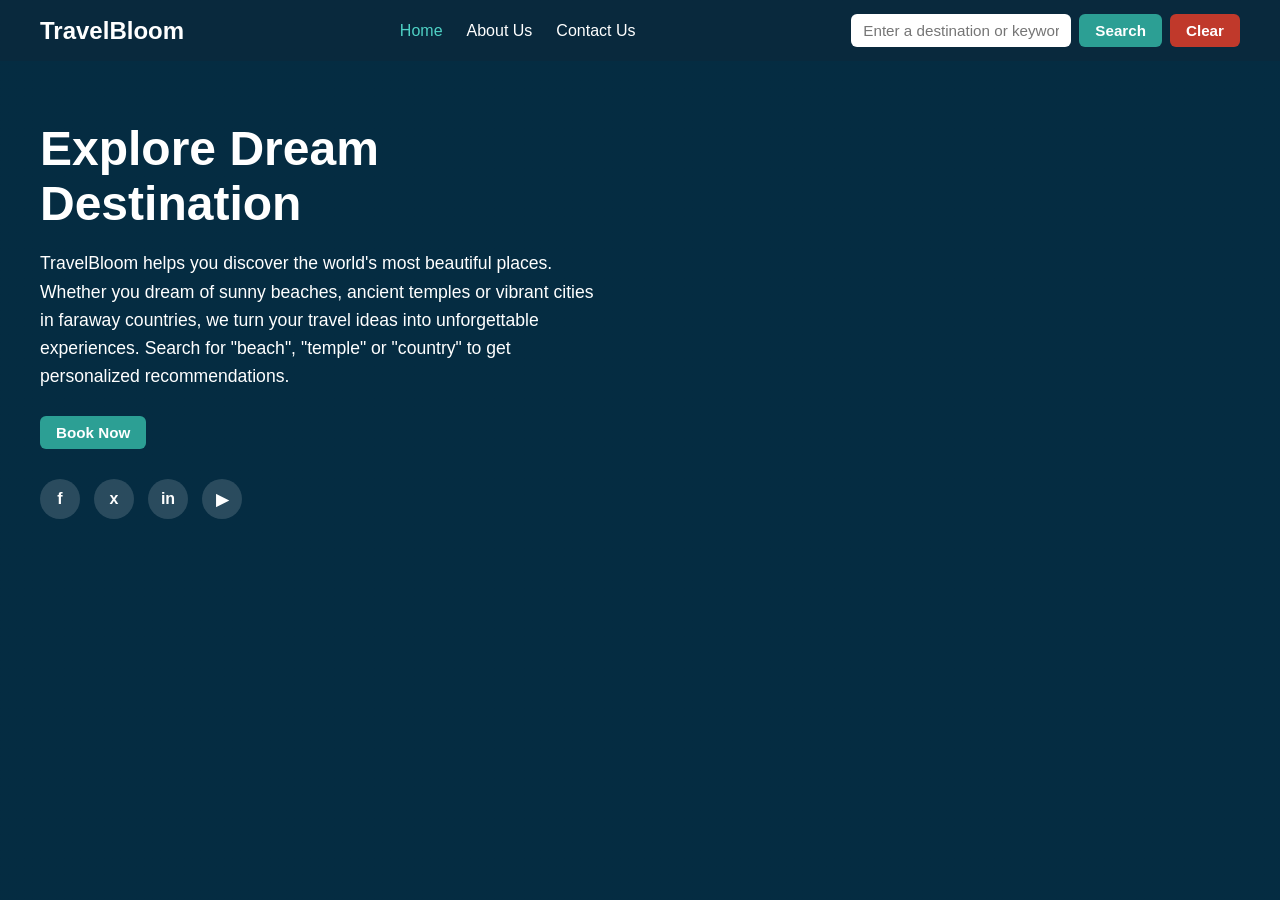
<file: index.html>
<!DOCTYPE html>
<html lang="en">
<head>
  <meta charset="UTF-8">
  <meta http-equiv="refresh" content="0; url=travel_recommendation.html">
  <title>TravelBloom</title>
</head>
<body>
  <a href="travel_recommendation.html">Go to TravelBloom</a>
</body>
</html>
</file>
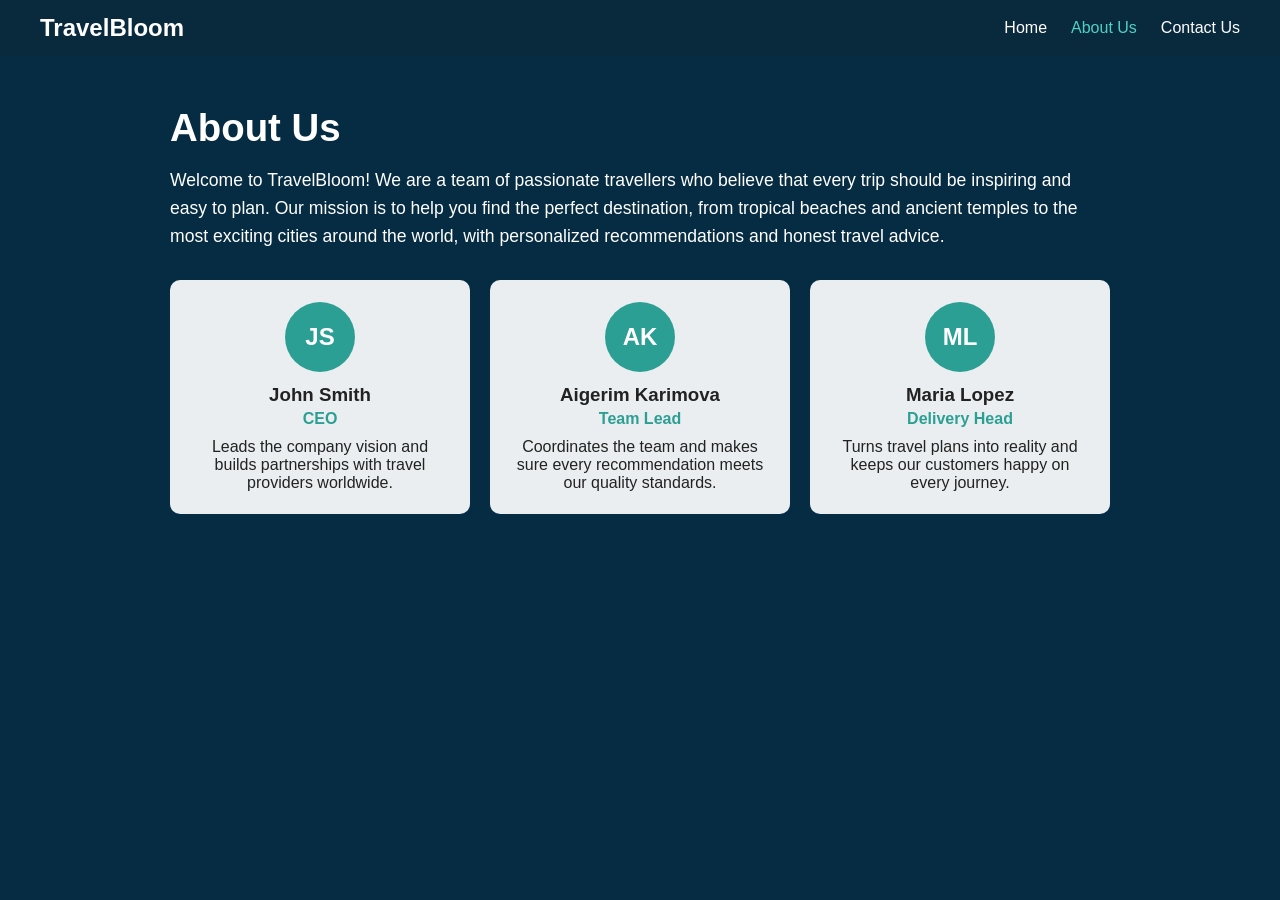
<file: about_us.html>
<!DOCTYPE html>
<html lang="en">
<head>
  <meta charset="UTF-8">
  <meta name="viewport" content="width=device-width, initial-scale=1.0">
  <title>TravelBloom | About Us</title>
  <link rel="stylesheet" href="travel_recommendation.css">
</head>
<body>
  <nav class="navbar">
    <a href="travel_recommendation.html" class="logo">TravelBloom</a>
    <ul class="nav-links">
      <li><a href="travel_recommendation.html">Home</a></li>
      <li><a href="about_us.html" class="active">About Us</a></li>
      <li><a href="contact_us.html">Contact Us</a></li>
    </ul>
  </nav>

  <main class="page">
    <h1>About Us</h1>
    <p>
      Welcome to TravelBloom! We are a team of passionate travellers who believe that every trip
      should be inspiring and easy to plan. Our mission is to help you find the perfect destination,
      from tropical beaches and ancient temples to the most exciting cities around the world, with
      personalized recommendations and honest travel advice.
    </p>

    <div class="team">
      <div class="member">
        <div class="avatar">JS</div>
        <h3>John Smith</h3>
        <div class="role">CEO</div>
        <p>Leads the company vision and builds partnerships with travel providers worldwide.</p>
      </div>
      <div class="member">
        <div class="avatar">AK</div>
        <h3>Aigerim Karimova</h3>
        <div class="role">Team Lead</div>
        <p>Coordinates the team and makes sure every recommendation meets our quality standards.</p>
      </div>
      <div class="member">
        <div class="avatar">ML</div>
        <h3>Maria Lopez</h3>
        <div class="role">Delivery Head</div>
        <p>Turns travel plans into reality and keeps our customers happy on every journey.</p>
      </div>
    </div>
  </main>
</body>
</html>
</file>
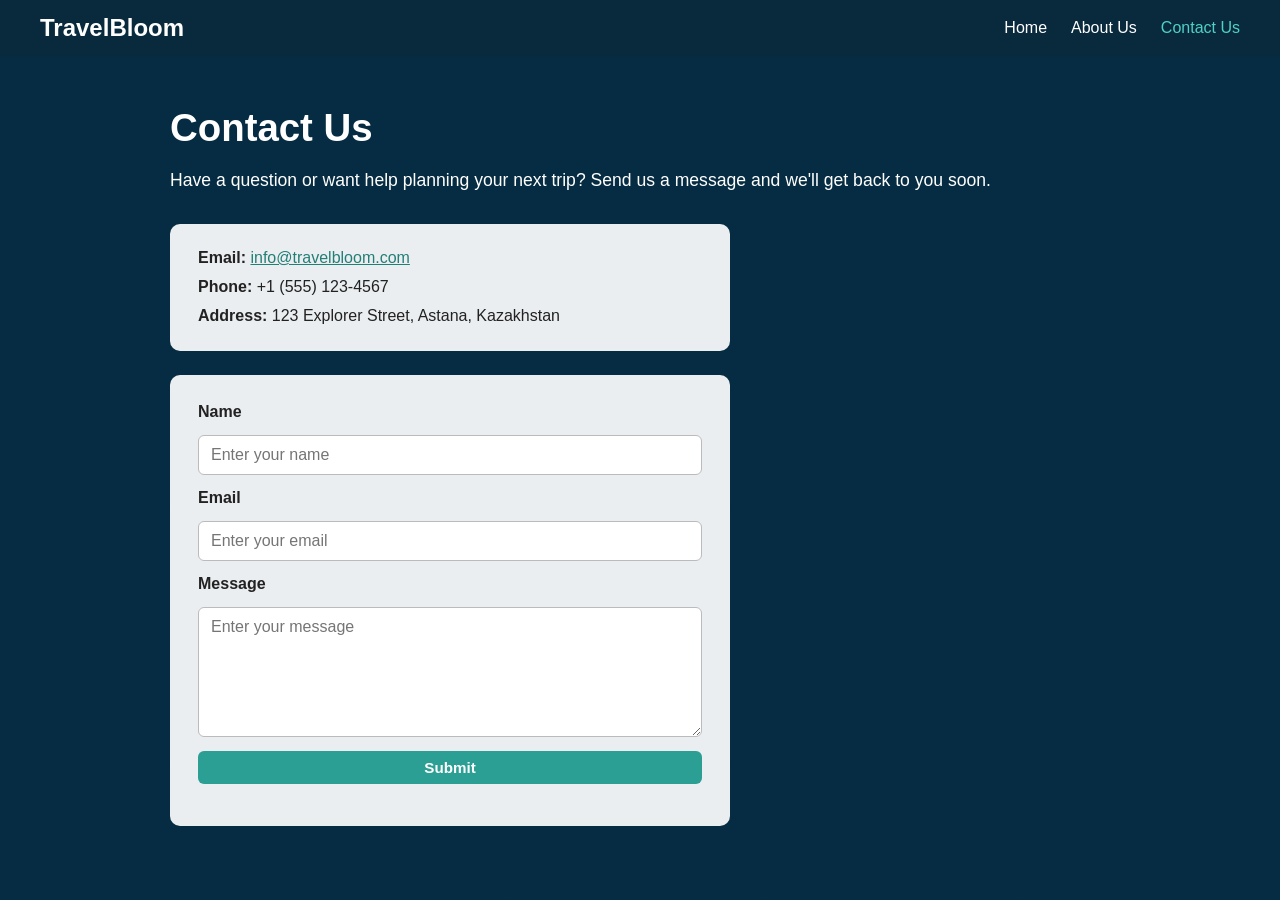
<file: contact_us.html>
<!DOCTYPE html>
<html lang="en">
<head>
  <meta charset="UTF-8">
  <meta name="viewport" content="width=device-width, initial-scale=1.0">
  <title>TravelBloom | Contact Us</title>
  <link rel="stylesheet" href="travel_recommendation.css">
</head>
<body>
  <nav class="navbar">
    <a href="travel_recommendation.html" class="logo">TravelBloom</a>
    <ul class="nav-links">
      <li><a href="travel_recommendation.html">Home</a></li>
      <li><a href="about_us.html">About Us</a></li>
      <li><a href="contact_us.html" class="active">Contact Us</a></li>
    </ul>
  </nav>

  <main class="page">
    <h1>Contact Us</h1>
    <p>Have a question or want help planning your next trip? Send us a message and we'll get back to you soon.</p>

    <div class="contact-info">
      <p><strong>Email:</strong> <a href="mailto:info@travelbloom.com">info@travelbloom.com</a></p>
      <p><strong>Phone:</strong> +1 (555) 123-4567</p>
      <p><strong>Address:</strong> 123 Explorer Street, Astana, Kazakhstan</p>
    </div>

    <form class="contact-form" id="contactForm">
      <label for="name">Name</label>
      <input type="text" id="name" name="name" placeholder="Enter your name" required>

      <label for="email">Email</label>
      <input type="email" id="email" name="email" placeholder="Enter your email" required>

      <label for="message">Message</label>
      <textarea id="message" name="message" placeholder="Enter your message" required></textarea>

      <button type="submit" class="btn">Submit</button>
      <div class="form-status" id="formStatus"></div>
    </form>
  </main>

  <script>
    document.getElementById('contactForm').addEventListener('submit', function (e) {
      e.preventDefault();
      document.getElementById('formStatus').textContent = 'Thank you! Your message has been sent.';
      this.reset();
    });
  </script>
</body>
</html>
</file>
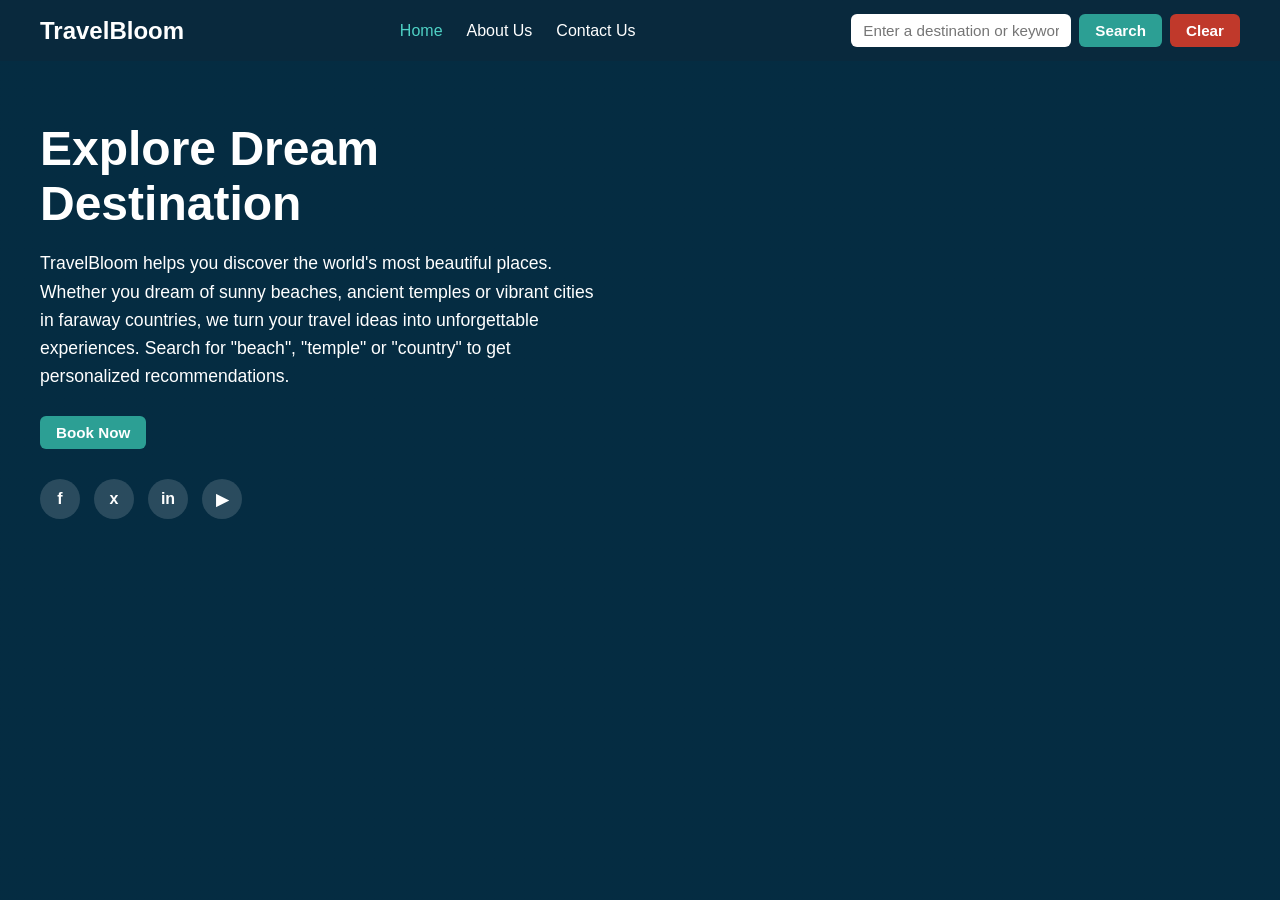
<file: travel_recommendation.html>
<!DOCTYPE html>
<html lang="en">
<head>
  <meta charset="UTF-8">
  <meta name="viewport" content="width=device-width, initial-scale=1.0">
  <title>TravelBloom | Home</title>
  <link rel="stylesheet" href="travel_recommendation.css">
</head>
<body>
  <nav class="navbar">
    <a href="travel_recommendation.html" class="logo">TravelBloom</a>
    <ul class="nav-links">
      <li><a href="travel_recommendation.html" class="active">Home</a></li>
      <li><a href="about_us.html">About Us</a></li>
      <li><a href="contact_us.html">Contact Us</a></li>
    </ul>
    <div class="search-box">
      <input type="text" id="searchInput" placeholder="Enter a destination or keyword">
      <button class="btn" id="btnSearch">Search</button>
      <button class="btn secondary" id="btnClear">Clear</button>
    </div>
  </nav>

  <main class="home">
    <section class="intro">
      <h1>Explore Dream Destination</h1>
      <p>
        TravelBloom helps you discover the world's most beautiful places. Whether you dream of
        sunny beaches, ancient temples or vibrant cities in faraway countries, we turn your travel
        ideas into unforgettable experiences. Search for "beach", "temple" or "country" to get
        personalized recommendations.
      </p>
      <button class="btn">Book Now</button>
      <div class="social">
        <a href="#" title="Facebook">f</a>
        <a href="#" title="X">x</a>
        <a href="#" title="Instagram">in</a>
        <a href="#" title="YouTube">▶</a>
      </div>
    </section>

    <section id="results" aria-live="polite"></section>
  </main>

  <script src="travel_recommendation.js"></script>
</body>
</html>
</file>
<file: travel_recommendation.css>
* { box-sizing: border-box; margin: 0; padding: 0; }

body {
  font-family: "Segoe UI", Arial, sans-serif;
  color: #fff;
  min-height: 100vh;
  background: linear-gradient(rgba(0, 30, 50, 0.55), rgba(0, 30, 50, 0.55)),
    url("https://commons.wikimedia.org/wiki/Special:FilePath/Praia_de_Copacabana_-_Rio_de_Janeiro%2C_Brasil.jpg?width=1600") center/cover fixed, #0b3d55;
}

/* ---------- Navbar ---------- */
.navbar {
  position: sticky; top: 0; z-index: 10;
  display: flex; align-items: center; justify-content: space-between;
  flex-wrap: wrap; gap: 12px;
  padding: 14px 40px;
  background: rgba(10, 40, 60, 0.85);
}
.logo { font-size: 1.5rem; font-weight: 700; color: #fff; text-decoration: none; }
.nav-links { display: flex; gap: 24px; list-style: none; }
.nav-links a { color: #fff; text-decoration: none; font-weight: 500; }
.nav-links a:hover, .nav-links a.active { color: #4fd1c5; }

.search-box { display: flex; gap: 8px; }
.search-box input {
  padding: 8px 12px; border: none; border-radius: 6px; width: 220px; font-size: 0.95rem;
}
.btn {
  padding: 8px 16px; border: none; border-radius: 6px; cursor: pointer;
  background: #2c9f94; color: #fff; font-weight: 600; font-size: 0.95rem;
}
.btn:hover { background: #237f76; }
.btn.secondary { background: #c0392b; }
.btn.secondary:hover { background: #962d22; }

/* ---------- Home ---------- */
.home { display: flex; gap: 40px; padding: 60px 40px; align-items: flex-start; flex-wrap: wrap; }
.intro { flex: 1 1 380px; max-width: 560px; }
.intro h1 { font-size: 3rem; line-height: 1.15; margin-bottom: 18px; }
.intro p { font-size: 1.1rem; line-height: 1.6; margin-bottom: 26px; }
.social { display: flex; gap: 14px; margin-top: 30px; }
.social a {
  width: 40px; height: 40px; border-radius: 50%; display: grid; place-items: center;
  background: rgba(255,255,255,0.15); color: #fff; text-decoration: none; font-weight: 700;
}

#results { flex: 1 1 480px; display: grid; grid-template-columns: repeat(auto-fill, minmax(260px, 1fr)); gap: 20px; max-width: 880px; align-content: start; }
.card { background: #fff; color: #222; border-radius: 10px; overflow: hidden; box-shadow: 0 6px 20px rgba(0,0,0,0.3); }
.card img { width: 100%; height: 180px; object-fit: cover; display: block; background: #ddd; }
.card-body { padding: 16px; }
.card-body h3 { margin-bottom: 8px; }
.card-body p { margin-bottom: 12px; line-height: 1.5; }
.card-body .time { font-size: 0.9rem; color: #555; margin-bottom: 12px; }
.message { background: rgba(255,255,255,0.9); color: #333; padding: 16px; border-radius: 8px; }

/* ---------- About / Contact ---------- */
.page { max-width: 1000px; margin: 50px auto; padding: 0 30px; }
.page h1 { font-size: 2.4rem; margin-bottom: 16px; }
.page > p { font-size: 1.1rem; line-height: 1.6; margin-bottom: 30px; }
.team { display: grid; grid-template-columns: repeat(auto-fit, minmax(240px, 1fr)); gap: 20px; }
.member { background: rgba(255,255,255,0.92); color: #222; padding: 22px; border-radius: 10px; text-align: center; }
.member .avatar {
  width: 70px; height: 70px; border-radius: 50%; margin: 0 auto 12px; display: grid; place-items: center;
  background: #2c9f94; color: #fff; font-size: 1.5rem; font-weight: 700;
}
.member h3 { margin-bottom: 4px; }
.member .role { color: #2c9f94; font-weight: 600; margin-bottom: 10px; }

.contact-form {
  background: rgba(255,255,255,0.92); color: #222; padding: 28px; border-radius: 10px;
  display: flex; flex-direction: column; gap: 14px; max-width: 560px;
}
.contact-form label { font-weight: 600; }
.contact-form input, .contact-form textarea {
  padding: 10px 12px; border: 1px solid #bbb; border-radius: 6px; font-size: 1rem; font-family: inherit;
}
.contact-form textarea { min-height: 130px; resize: vertical; }
.form-status { color: #237f76; font-weight: 600; }

@media (max-width: 700px) {
  .navbar { padding: 12px 18px; }
  .search-box input { width: 150px; }
  .intro h1 { font-size: 2.2rem; }
  .home { padding: 30px 18px; }
}

.contact-info {
  background: rgba(255,255,255,0.92); color: #222; padding: 20px 28px; border-radius: 10px;
  max-width: 560px; margin-bottom: 24px; line-height: 1.8;
}
.contact-info a { color: #237f76; }
</file>
